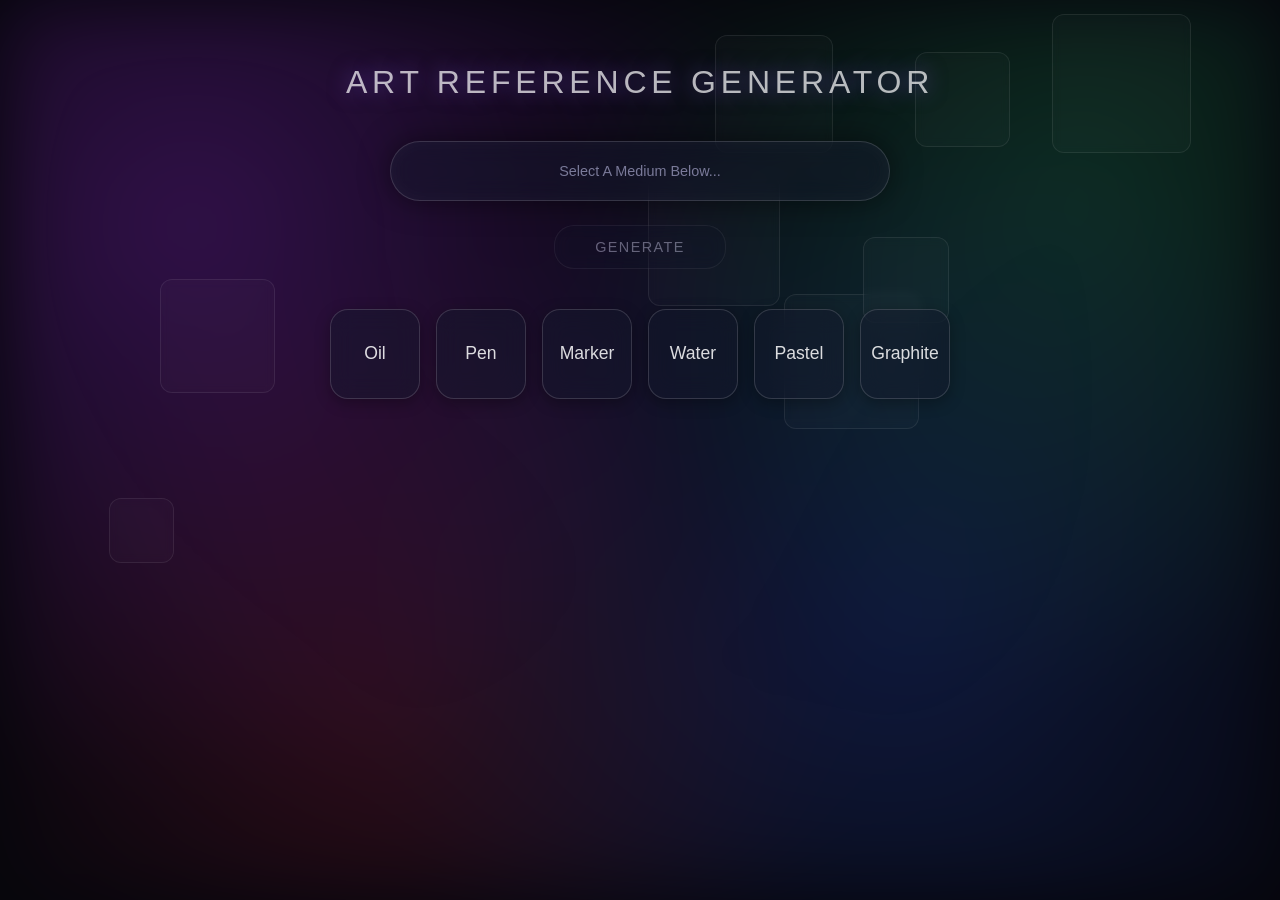
<file: index.html>
<!DOCTYPE html>
<html lang="en">
<head>
  <meta charset="UTF-8" />
  <meta name="viewport" content="width=device-width, initial-scale=1.0" />
  <title>Art Reference Generator</title>
  <link rel="stylesheet" href="style.css" />
</head>
<body>
  <!-- Floating empty frames (populated by JS) -->
  <div class="floating-frames" id="floatingFrames"></div>

  <main>
    <header>
      <h1>Art Reference Generator</h1>
    </header>

    <!-- Central Display -->
    <section class="display-section">
      <div class="subject-display" id="subjectDisplay">
        <span class="placeholder-text">Select a medium below...</span>
      </div>
      <button id="generateBtn" class="generate-btn" disabled>
        Generate
      </button>
    </section>

    <!-- Medium Buttons -->
    <section class="medium-section">
      <div class="medium-buttons" id="mediumButtons">
        <button data-medium="oil painting" class="medium-btn">Oil</button>
        <button data-medium="pencil sketch" class="medium-btn">Pen</button>
        <button data-medium="marker art" class="medium-btn">Marker</button>
        <button data-medium="watercolor painting" class="medium-btn">Water</button>
        <button data-medium="pastel drawing" class="medium-btn">Pastel</button>
        <button data-medium="graphite drawing" class="medium-btn">Graphite</button>
      </div>
    </section>

    <!-- Results Grid -->
    <section class="results-section">
      <div class="image-grid" id="imageGrid"></div>
      <p class="disclaimer" id="disclaimer"></p>
    </section>
  </main>

  <script src="script.js"></script>
</body>
</html>
</file>
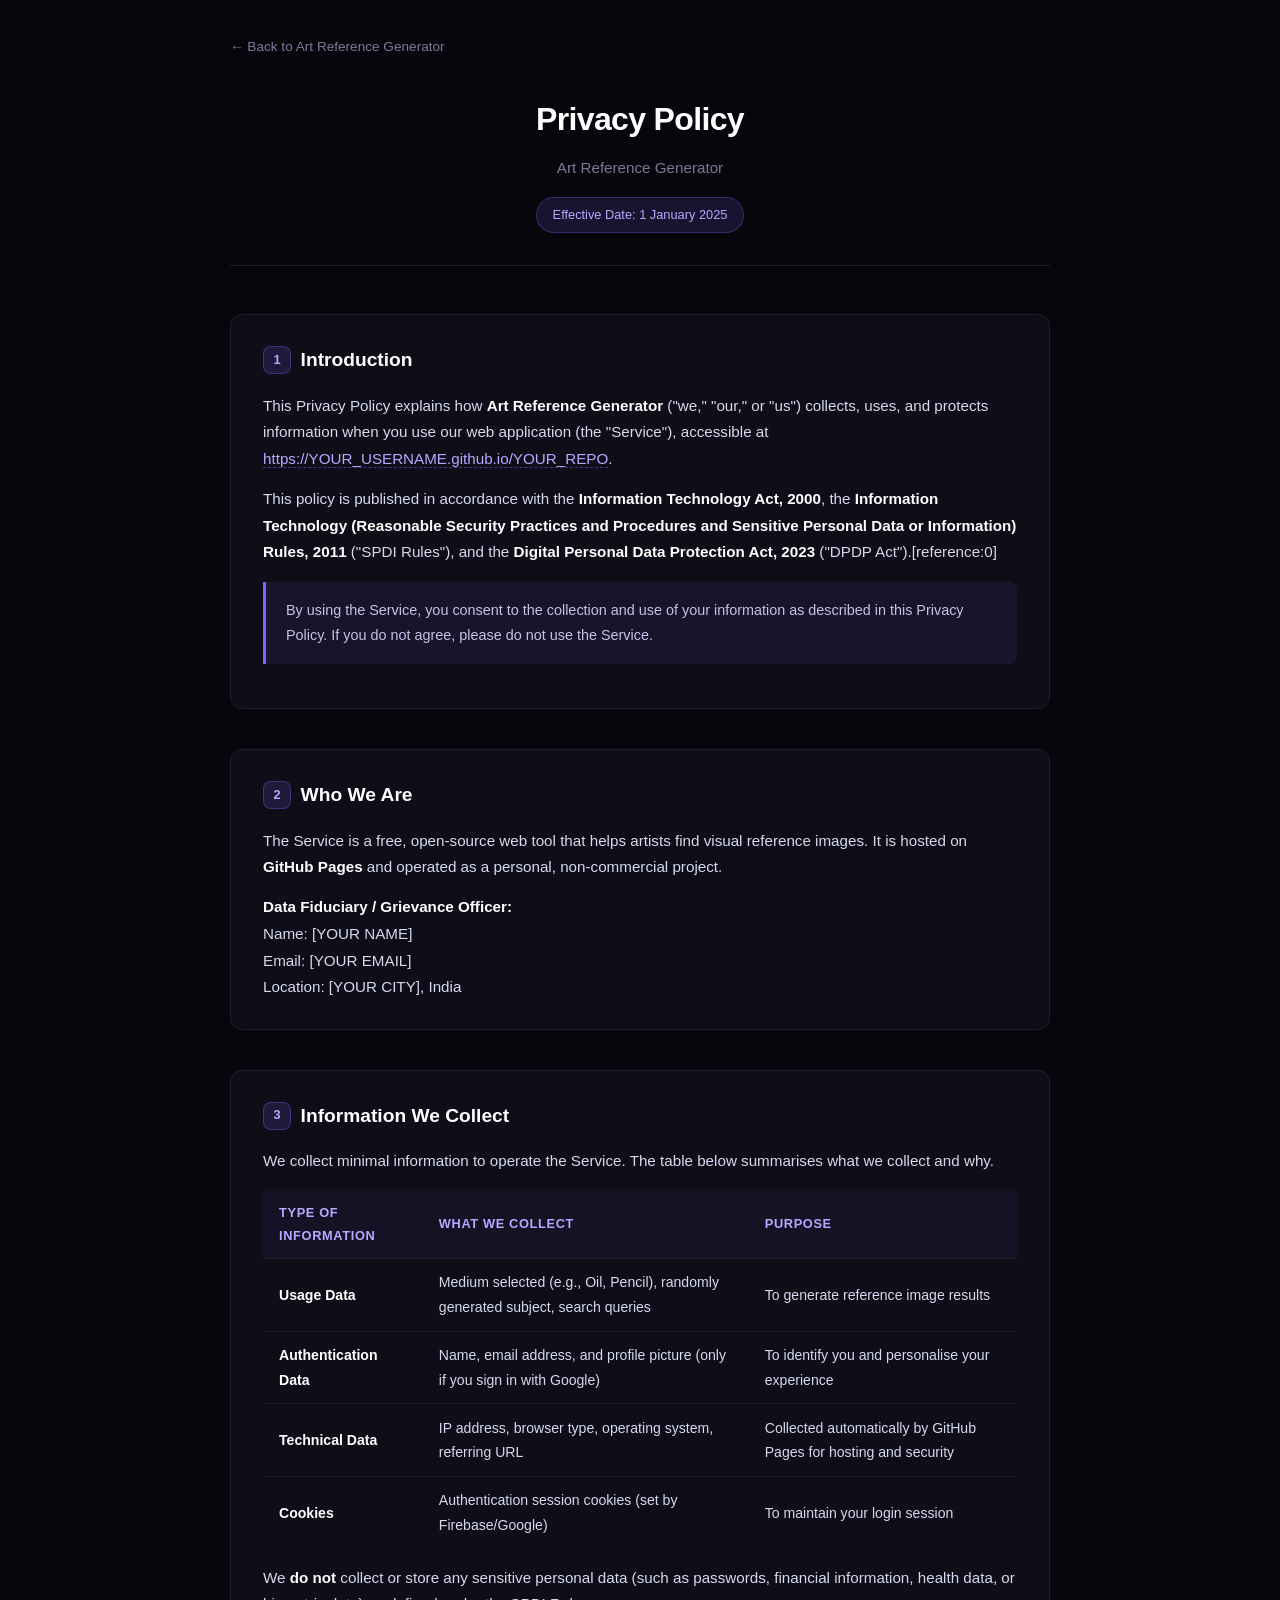
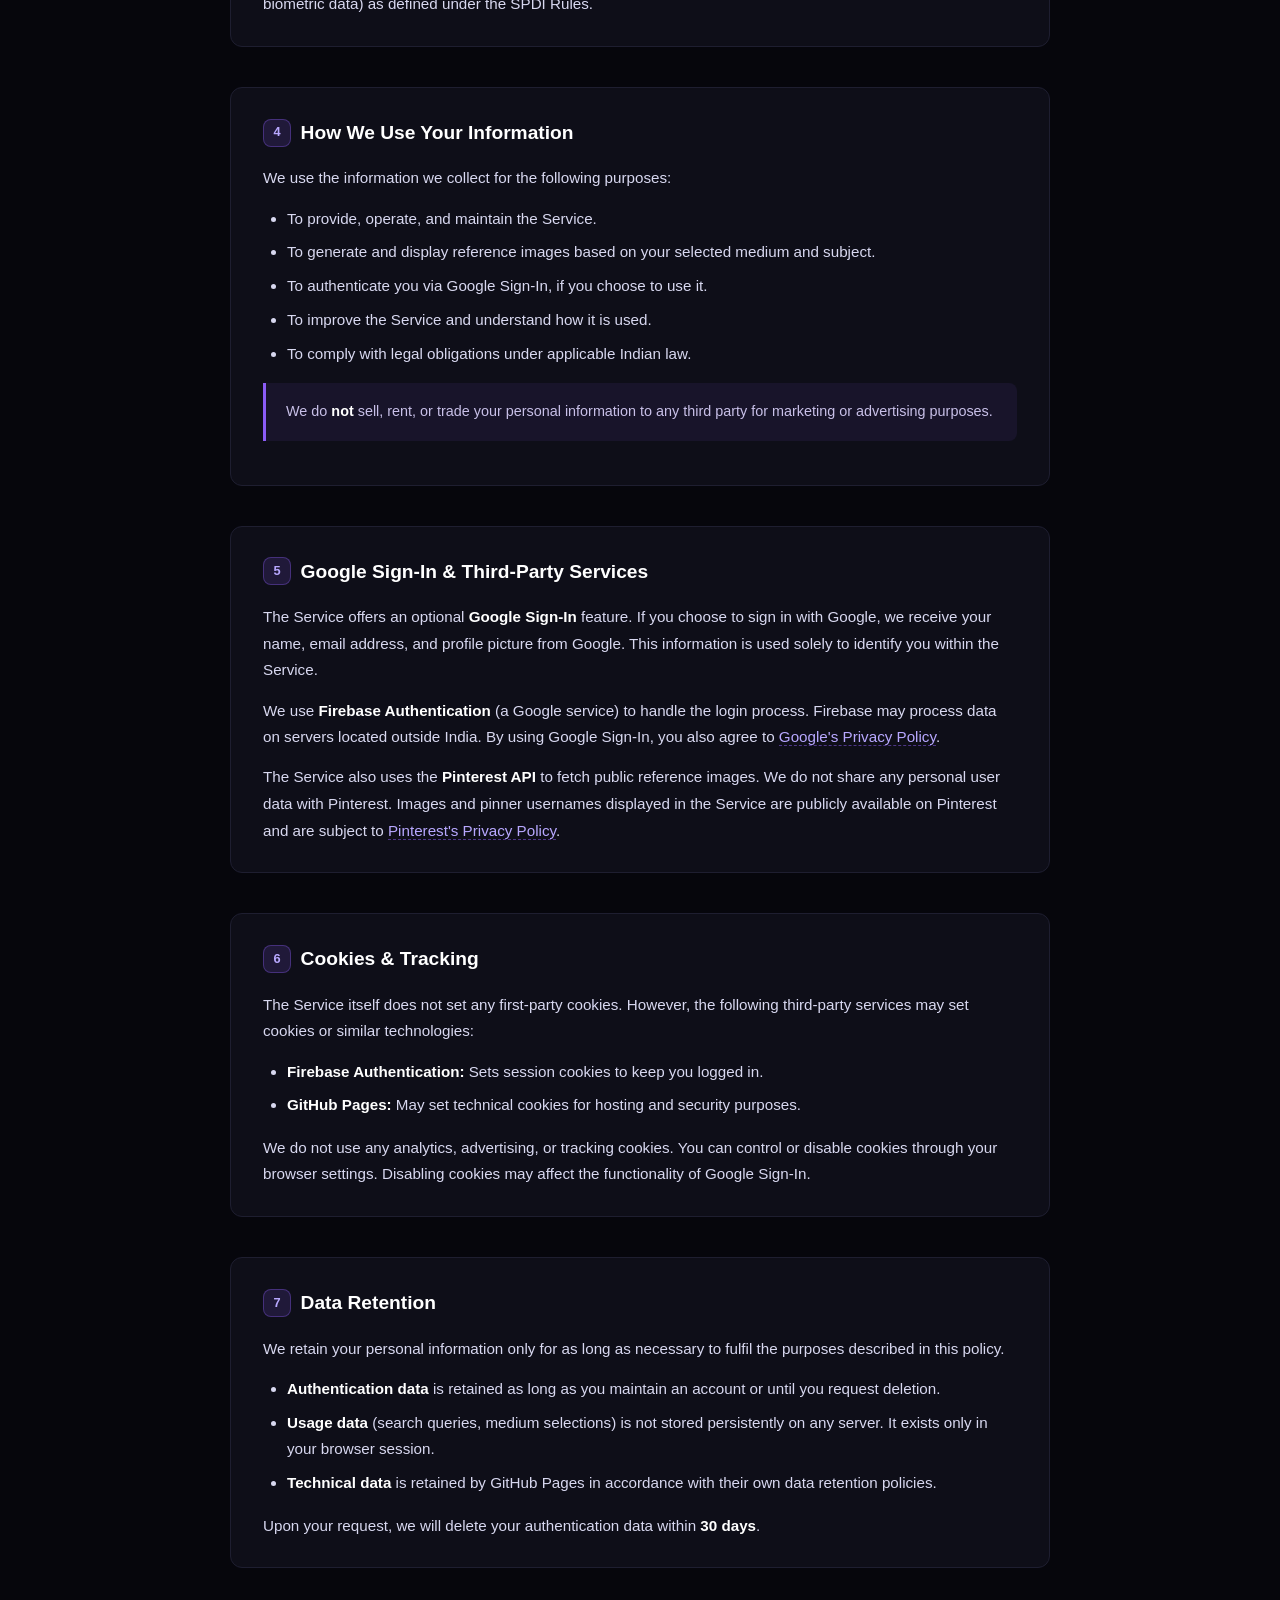
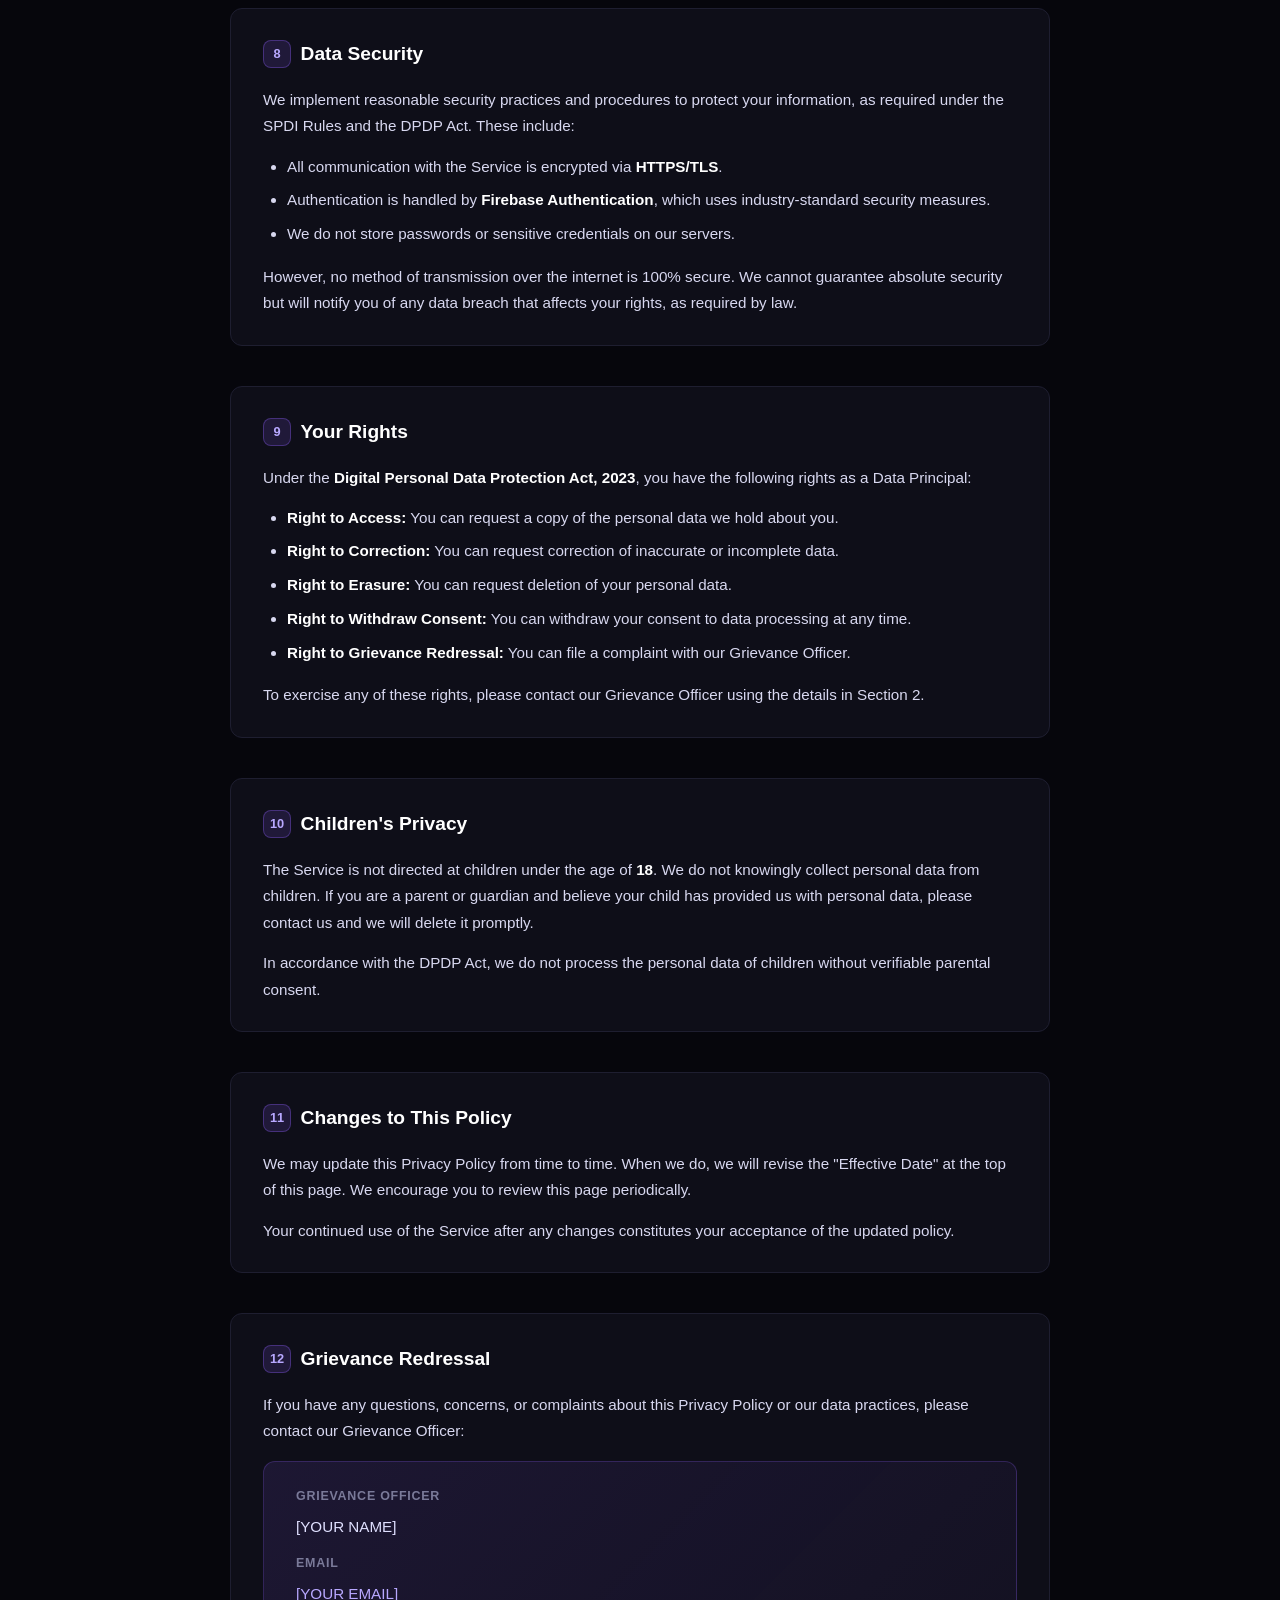
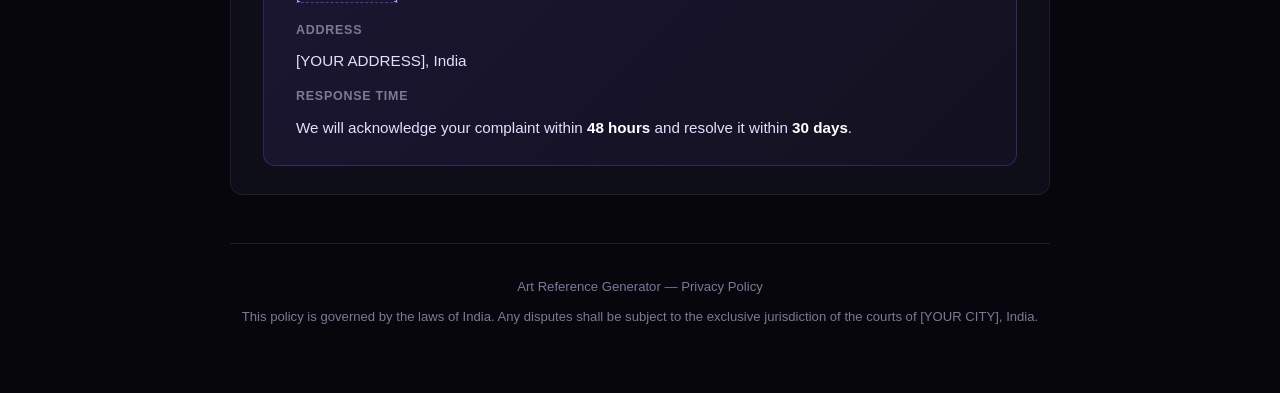
<file: referencia_privacy.html>
<!DOCTYPE html>
<html lang="en">
<head>
  <meta charset="UTF-8" />
  <meta name="viewport" content="width=device-width, initial-scale=1.0" />
  <title>Privacy Policy — Art Reference Generator</title>
  <style>
    /* ================= GLOBAL RESET & TYPOGRAPHY ================= */
    * {
      margin: 0;
      padding: 0;
      box-sizing: border-box;
    }

    :root {
      --bg: #06060c;
      --bg-card: #0e0e18;
      --text: #d8d8f0;
      --text-dim: #7a7a99;
      --accent: #8b5cf6;
      --accent-dim: rgba(139, 92, 246, 0.15);
      --border: #1e1e30;
      --radius: 12px;
    }

    html {
      scroll-behavior: smooth;
    }

    body {
      font-family: 'Inter', -apple-system, BlinkMacSystemFont, 'Segoe UI', Roboto, sans-serif;
      background: var(--bg);
      color: var(--text);
      line-height: 1.75;
      min-height: 100vh;
      padding: 2rem 1.25rem 4rem;
    }

    /* ================= LAYOUT ================= */
    .container {
      max-width: 820px;
      margin: 0 auto;
    }

    /* ================= HEADER ================= */
    .policy-header {
      text-align: center;
      margin-bottom: 3rem;
      padding-bottom: 2rem;
      border-bottom: 1px solid var(--border);
    }

    .policy-header h1 {
      font-size: 2rem;
      font-weight: 700;
      letter-spacing: -0.02em;
      color: #fff;
      margin-bottom: 0.5rem;
    }

    .policy-header .subtitle {
      font-size: 0.95rem;
      color: var(--text-dim);
    }

    .policy-header .effective-date {
      display: inline-block;
      margin-top: 1rem;
      padding: 0.35rem 1rem;
      background: var(--accent-dim);
      border: 1px solid rgba(139, 92, 246, 0.3);
      border-radius: 20px;
      font-size: 0.8rem;
      color: #b8a8ff;
    }

    /* ================= SECTIONS ================= */
    .policy-section {
      margin-bottom: 2.5rem;
      background: var(--bg-card);
      border: 1px solid var(--border);
      border-radius: var(--radius);
      padding: 1.75rem 2rem;
    }

    .policy-section h2 {
      font-size: 1.2rem;
      font-weight: 700;
      color: #fff;
      margin-bottom: 1rem;
      display: flex;
      align-items: center;
      gap: 0.6rem;
    }

    .policy-section h2 .num {
      display: inline-flex;
      align-items: center;
      justify-content: center;
      width: 28px;
      height: 28px;
      background: var(--accent-dim);
      border: 1px solid rgba(139, 92, 246, 0.35);
      border-radius: 8px;
      font-size: 0.8rem;
      font-weight: 700;
      color: #b8a8ff;
      flex-shrink: 0;
    }

    .policy-section p {
      margin-bottom: 0.85rem;
      color: var(--text);
      font-size: 0.95rem;
    }

    .policy-section p:last-child {
      margin-bottom: 0;
    }

    .policy-section ul,
    .policy-section ol {
      margin: 0.75rem 0 1rem 1.5rem;
      color: var(--text);
      font-size: 0.95rem;
    }

    .policy-section li {
      margin-bottom: 0.45rem;
    }

    .policy-section strong {
      color: #fff;
      font-weight: 600;
    }

    .policy-section a {
      color: #b8a8ff;
      text-decoration: none;
      border-bottom: 1px dashed rgba(139, 92, 246, 0.5);
      transition: color 0.2s, border-color 0.2s;
    }

    .policy-section a:hover {
      color: #fff;
      border-color: #fff;
    }

    /* ================= HIGHLIGHT BOX ================= */
    .highlight-box {
      background: rgba(139, 92, 246, 0.08);
      border-left: 3px solid var(--accent);
      border-radius: 0 8px 8px 0;
      padding: 1rem 1.25rem;
      margin: 1rem 0;
      font-size: 0.9rem;
      color: #c8c0e8;
    }

    /* ================= TABLE ================= */
    .data-table {
      width: 100%;
      border-collapse: collapse;
      margin: 1rem 0;
      font-size: 0.88rem;
    }

    .data-table th,
    .data-table td {
      text-align: left;
      padding: 0.7rem 1rem;
      border-bottom: 1px solid var(--border);
    }

    .data-table th {
      color: #b8a8ff;
      font-weight: 600;
      font-size: 0.8rem;
      text-transform: uppercase;
      letter-spacing: 0.05em;
      background: rgba(139, 92, 246, 0.06);
    }

    .data-table td {
      color: var(--text);
    }

    .data-table tr:last-child td {
      border-bottom: none;
    }

    /* ================= CONTACT / GRIEVANCE CARD ================= */
    .grievance-card {
      background: linear-gradient(135deg, rgba(139, 92, 246, 0.12), rgba(139, 92, 246, 0.04));
      border: 1px solid rgba(139, 92, 246, 0.25);
      border-radius: var(--radius);
      padding: 1.5rem 2rem;
      margin-top: 1rem;
    }

    .grievance-card p {
      margin-bottom: 0.4rem;
      font-size: 0.9rem;
    }

    .grievance-card .label {
      color: var(--text-dim);
      font-size: 0.78rem;
      text-transform: uppercase;
      letter-spacing: 0.06em;
      font-weight: 600;
    }

    .grievance-card .value {
      color: #e0e0ff;
      font-weight: 500;
      font-size: 0.95rem;
    }

    /* ================= FOOTER ================= */
    .policy-footer {
      text-align: center;
      margin-top: 3rem;
      padding-top: 2rem;
      border-top: 1px solid var(--border);
      color: var(--text-dim);
      font-size: 0.82rem;
    }

    /* ================= BACK LINK ================= */
    .back-link {
      display: inline-flex;
      align-items: center;
      gap: 0.4rem;
      color: var(--text-dim);
      text-decoration: none;
      font-size: 0.85rem;
      margin-bottom: 2rem;
      transition: color 0.2s;
    }

    .back-link:hover {
      color: var(--accent);
    }

    /* ================= RESPONSIVE ================= */
    @media (max-width: 600px) {
      body {
        padding: 1.25rem 1rem 3rem;
      }

      .policy-header h1 {
        font-size: 1.45rem;
      }

      .policy-section {
        padding: 1.25rem 1.25rem;
      }

      .policy-section h2 {
        font-size: 1.05rem;
      }

      .data-table {
        font-size: 0.8rem;
      }

      .data-table th,
      .data-table td {
        padding: 0.5rem 0.6rem;
      }

      .grievance-card {
        padding: 1.25rem;
      }
    }
  </style>
</head>
<body>

  <div class="container">

    <!-- Back link -->
    <a href="index.html" class="back-link">← Back to Art Reference Generator</a>

    <!-- Header -->
    <header class="policy-header">
      <h1>Privacy Policy</h1>
      <p class="subtitle">Art Reference Generator</p>
      <span class="effective-date">Effective Date: 1 January 2025</span>
    </header>

    <!-- Section 1 -->
    <section class="policy-section">
      <h2><span class="num">1</span> Introduction</h2>
      <p>
        This Privacy Policy explains how <strong>Art Reference Generator</strong> ("we," "our," or "us") collects, uses, and protects information when you use our web application (the "Service"), accessible at <a href="https://YOUR_USERNAME.github.io/YOUR_REPO">https://YOUR_USERNAME.github.io/YOUR_REPO</a>.
      </p>
      <p>
        This policy is published in accordance with the <strong>Information Technology Act, 2000</strong>, the <strong>Information Technology (Reasonable Security Practices and Procedures and Sensitive Personal Data or Information) Rules, 2011</strong> ("SPDI Rules"), and the <strong>Digital Personal Data Protection Act, 2023</strong> ("DPDP Act").[reference:0]
      </p>
      <div class="highlight-box">
        By using the Service, you consent to the collection and use of your information as described in this Privacy Policy. If you do not agree, please do not use the Service.
      </div>
    </section>

    <!-- Section 2 -->
    <section class="policy-section">
      <h2><span class="num">2</span> Who We Are</h2>
      <p>
        The Service is a free, open-source web tool that helps artists find visual reference images. It is hosted on <strong>GitHub Pages</strong> and operated as a personal, non-commercial project.
      </p>
      <p>
        <strong>Data Fiduciary / Grievance Officer:</strong><br />
        Name: [YOUR NAME]<br />
        Email: [YOUR EMAIL]<br />
        Location: [YOUR CITY], India
      </p>
    </section>

    <!-- Section 3 -->
    <section class="policy-section">
      <h2><span class="num">3</span> Information We Collect</h2>
      <p>
        We collect minimal information to operate the Service. The table below summarises what we collect and why.
      </p>

      <table class="data-table">
        <thead>
          <tr>
            <th>Type of Information</th>
            <th>What We Collect</th>
            <th>Purpose</th>
          </tr>
        </thead>
        <tbody>
          <tr>
            <td><strong>Usage Data</strong></td>
            <td>Medium selected (e.g., Oil, Pencil), randomly generated subject, search queries</td>
            <td>To generate reference image results</td>
          </tr>
          <tr>
            <td><strong>Authentication Data</strong></td>
            <td>Name, email address, and profile picture (only if you sign in with Google)</td>
            <td>To identify you and personalise your experience</td>
          </tr>
          <tr>
            <td><strong>Technical Data</strong></td>
            <td>IP address, browser type, operating system, referring URL</td>
            <td>Collected automatically by GitHub Pages for hosting and security</td>
          </tr>
          <tr>
            <td><strong>Cookies</strong></td>
            <td>Authentication session cookies (set by Firebase/Google)</td>
            <td>To maintain your login session</td>
          </tr>
        </tbody>
      </table>

      <p>
        We <strong>do not</strong> collect or store any sensitive personal data (such as passwords, financial information, health data, or biometric data) as defined under the SPDI Rules.
      </p>
    </section>

    <!-- Section 4 -->
    <section class="policy-section">
      <h2><span class="num">4</span> How We Use Your Information</h2>
      <p>We use the information we collect for the following purposes:</p>
      <ul>
        <li>To provide, operate, and maintain the Service.</li>
        <li>To generate and display reference images based on your selected medium and subject.</li>
        <li>To authenticate you via Google Sign-In, if you choose to use it.</li>
        <li>To improve the Service and understand how it is used.</li>
        <li>To comply with legal obligations under applicable Indian law.</li>
      </ul>
      <div class="highlight-box">
        We do <strong>not</strong> sell, rent, or trade your personal information to any third party for marketing or advertising purposes.
      </div>
    </section>

    <!-- Section 5 -->
    <section class="policy-section">
      <h2><span class="num">5</span> Google Sign-In & Third-Party Services</h2>
      <p>
        The Service offers an optional <strong>Google Sign-In</strong> feature. If you choose to sign in with Google, we receive your name, email address, and profile picture from Google. This information is used solely to identify you within the Service.
      </p>
      <p>
        We use <strong>Firebase Authentication</strong> (a Google service) to handle the login process. Firebase may process data on servers located outside India. By using Google Sign-In, you also agree to <a href="https://policies.google.com/privacy" target="_blank" rel="noopener">Google's Privacy Policy</a>.
      </p>
      <p>
        The Service also uses the <strong>Pinterest API</strong> to fetch public reference images. We do not share any personal user data with Pinterest. Images and pinner usernames displayed in the Service are publicly available on Pinterest and are subject to <a href="https://policy.pinterest.com/en/privacy-policy" target="_blank" rel="noopener">Pinterest's Privacy Policy</a>.
      </p>
    </section>

    <!-- Section 6 -->
    <section class="policy-section">
      <h2><span class="num">6</span> Cookies & Tracking</h2>
      <p>
        The Service itself does not set any first-party cookies. However, the following third-party services may set cookies or similar technologies:
      </p>
      <ul>
        <li><strong>Firebase Authentication:</strong> Sets session cookies to keep you logged in.</li>
        <li><strong>GitHub Pages:</strong> May set technical cookies for hosting and security purposes.</li>
      </ul>
      <p>
        We do not use any analytics, advertising, or tracking cookies. You can control or disable cookies through your browser settings. Disabling cookies may affect the functionality of Google Sign-In.
      </p>
    </section>

    <!-- Section 7 -->
    <section class="policy-section">
      <h2><span class="num">7</span> Data Retention</h2>
      <p>
        We retain your personal information only for as long as necessary to fulfil the purposes described in this policy.
      </p>
      <ul>
        <li><strong>Authentication data</strong> is retained as long as you maintain an account or until you request deletion.</li>
        <li><strong>Usage data</strong> (search queries, medium selections) is not stored persistently on any server. It exists only in your browser session.</li>
        <li><strong>Technical data</strong> is retained by GitHub Pages in accordance with their own data retention policies.</li>
      </ul>
      <p>
        Upon your request, we will delete your authentication data within <strong>30 days</strong>.
      </p>
    </section>

    <!-- Section 8 -->
    <section class="policy-section">
      <h2><span class="num">8</span> Data Security</h2>
      <p>
        We implement reasonable security practices and procedures to protect your information, as required under the SPDI Rules and the DPDP Act. These include:
      </p>
      <ul>
        <li>All communication with the Service is encrypted via <strong>HTTPS/TLS</strong>.</li>
        <li>Authentication is handled by <strong>Firebase Authentication</strong>, which uses industry-standard security measures.</li>
        <li>We do not store passwords or sensitive credentials on our servers.</li>
      </ul>
      <p>
        However, no method of transmission over the internet is 100% secure. We cannot guarantee absolute security but will notify you of any data breach that affects your rights, as required by law.
      </p>
    </section>

    <!-- Section 9 -->
    <section class="policy-section">
      <h2><span class="num">9</span> Your Rights</h2>
      <p>
        Under the <strong>Digital Personal Data Protection Act, 2023</strong>, you have the following rights as a Data Principal:
      </p>
      <ul>
        <li><strong>Right to Access:</strong> You can request a copy of the personal data we hold about you.</li>
        <li><strong>Right to Correction:</strong> You can request correction of inaccurate or incomplete data.</li>
        <li><strong>Right to Erasure:</strong> You can request deletion of your personal data.</li>
        <li><strong>Right to Withdraw Consent:</strong> You can withdraw your consent to data processing at any time.</li>
        <li><strong>Right to Grievance Redressal:</strong> You can file a complaint with our Grievance Officer.</li>
      </ul>
      <p>
        To exercise any of these rights, please contact our Grievance Officer using the details in Section 2.
      </p>
    </section>

    <!-- Section 10 -->
    <section class="policy-section">
      <h2><span class="num">10</span> Children's Privacy</h2>
      <p>
        The Service is not directed at children under the age of <strong>18</strong>. We do not knowingly collect personal data from children. If you are a parent or guardian and believe your child has provided us with personal data, please contact us and we will delete it promptly.
      </p>
      <p>
        In accordance with the DPDP Act, we do not process the personal data of children without verifiable parental consent.
      </p>
    </section>

    <!-- Section 11 -->
    <section class="policy-section">
      <h2><span class="num">11</span> Changes to This Policy</h2>
      <p>
        We may update this Privacy Policy from time to time. When we do, we will revise the "Effective Date" at the top of this page. We encourage you to review this page periodically.
      </p>
      <p>
        Your continued use of the Service after any changes constitutes your acceptance of the updated policy.
      </p>
    </section>

    <!-- Section 12 -->
    <section class="policy-section">
      <h2><span class="num">12</span> Grievance Redressal</h2>
      <p>
        If you have any questions, concerns, or complaints about this Privacy Policy or our data practices, please contact our Grievance Officer:
      </p>

      <div class="grievance-card">
        <p class="label">Grievance Officer</p>
        <p class="value">[YOUR NAME]</p>
        <p class="label" style="margin-top: 0.75rem;">Email</p>
        <p class="value"><a href="mailto:[YOUR EMAIL]" style="color: #b8a8ff;">[YOUR EMAIL]</a></p>
        <p class="label" style="margin-top: 0.75rem;">Address</p>
        <p class="value">[YOUR ADDRESS], India</p>
        <p class="label" style="margin-top: 0.75rem;">Response Time</p>
        <p class="value">We will acknowledge your complaint within <strong>48 hours</strong> and resolve it within <strong>30 days</strong>.</p>
      </div>
    </section>

    <!-- Footer -->
    <footer class="policy-footer">
      <p>Art Reference Generator — Privacy Policy</p>
      <p style="margin-top: 0.4rem;">This policy is governed by the laws of India. Any disputes shall be subject to the exclusive jurisdiction of the courts of [YOUR CITY], India.</p>
    </footer>

  </div>

</body>
</html>
</file>
<file: style.css>
* {
  margin: 0;
  padding: 0;
  box-sizing: border-box;
}

:root {
  --bg-deep: #06060c;
  --text: #e0e0ff;
  --text-dim: #7a7a99;
  --glass-bg: rgba(20, 25, 45, 0.45);
  --glass-border: rgba(255, 255, 255, 0.15);
  --glass-hover: rgba(40, 50, 80, 0.65);
  --accent: #8b5cf6;
}

body {
  font-family: 'Inter', -apple-system, BlinkMacSystemFont, sans-serif;
  background-color: var(--bg-deep);
  color: var(--text);
  min-height: 100vh;
  overflow-x: hidden;
  position: relative;
}

/* 🌌 NEBULA BACKGROUND */
body::before {
  content: "";
  position: fixed;
  top: 0; left: 0; width: 100vw; height: 100vh;
  z-index: -2;
  background: 
    radial-gradient(circle at 15% 25%, rgba(180, 50, 255, 0.25) 0%, transparent 45%),
    radial-gradient(circle at 85% 20%, rgba(50, 255, 150, 0.15) 0%, transparent 40%),
    radial-gradient(circle at 70% 70%, rgba(50, 100, 255, 0.2) 0%, transparent 50%),
    radial-gradient(circle at 30% 80%, rgba(255, 50, 100, 0.15) 0%, transparent 40%);
  filter: blur(40px);
  animation: nebulaDrift 20s ease-in-out infinite alternate;
}

@keyframes nebulaDrift {
  0% { transform: scale(1) translate(0, 0); }
  100% { transform: scale(1.1) translate(2%, -2%); }
}

/* 🖼️ FLOATING FRAMES */
.floating-frames {
  position: fixed;
  top: 0; left: 0; width: 100vw; height: 100vh;
  z-index: -1;
  pointer-events: none;
}

.frame {
  position: absolute;
  border: 1.5px solid rgba(255, 255, 255, 0.08);
  border-radius: 12px;
  background: rgba(255, 255, 255, 0.02);
  backdrop-filter: blur(4px);
  animation: floatFrame linear infinite;
}

@keyframes floatFrame {
  0% { transform: translateY(0px) rotate(0deg); opacity: 0.3; }
  50% { transform: translateY(-25px) rotate(3deg); opacity: 0.7; }
  100% { transform: translateY(0px) rotate(0deg); opacity: 0.3; }
}

/* MAIN LAYOUT */
main {
  max-width: 900px;
  margin: 0 auto;
  padding: 4rem 1.5rem;
  display: flex;
  flex-direction: column;
  align-items: center;
  gap: 2.5rem;
}

header h1 {
  font-size: 2rem;
  font-weight: 400;
  letter-spacing: 0.15em;
  text-transform: uppercase;
  color: rgba(255, 255, 255, 0.7);
  text-shadow: 0 0 20px rgba(139, 92, 246, 0.5);
}

/* CENTRAL DISPLAY */
.display-section {
  width: 100%;
  display: flex;
  flex-direction: column;
  align-items: center;
  gap: 1.5rem;
}

.subject-display {
  width: 100%;
  max-width: 500px;
  height: 60px;
  display: flex;
  align-items: center;
  justify-content: center;
  background: var(--glass-bg);
  border: 1px solid var(--glass-border);
  border-radius: 30px;
  backdrop-filter: blur(12px);
  font-size: 1.2rem;
  font-weight: 600;
  text-transform: capitalize;
  box-shadow: 0 0 30px rgba(0, 0, 0, 0.5), inset 0 0 20px rgba(255, 255, 255, 0.03);
  transition: all 0.3s ease;
}

.subject-display.active {
  border-color: rgba(139, 92, 246, 0.5);
  box-shadow: 0 0 40px rgba(139, 92, 246, 0.2), inset 0 0 20px rgba(255, 255, 255, 0.05);
}

.placeholder-text {
  font-size: 0.9rem;
  color: var(--text-dim);
  font-weight: 400;
}

.generate-btn {
  background: var(--glass-bg);
  color: var(--text);
  border: 1px solid var(--glass-border);
  padding: 0.8rem 2.5rem;
  border-radius: 20px;
  font-size: 0.9rem;
  letter-spacing: 0.1em;
  text-transform: uppercase;
  cursor: pointer;
  backdrop-filter: blur(8px);
  transition: all 0.2s ease;
}

.generate-btn:hover:not(:disabled) {
  background: var(--glass-hover);
  border-color: rgba(139, 92, 246, 0.6);
  box-shadow: 0 0 25px rgba(139, 92, 246, 0.3);
  transform: translateY(-2px);
}

.generate-btn:disabled {
  opacity: 0.4;
  cursor: not-allowed;
}

/* MEDIUM BUTTONS */
.medium-buttons {
  display: flex;
  flex-wrap: wrap;
  gap: 1rem;
  justify-content: center;
}

.medium-btn {
  background: var(--glass-bg);
  color: rgba(255, 255, 255, 0.85);
  border: 1px solid var(--glass-border);
  width: 90px;
  height: 90px;
  border-radius: 18px;
  font-size: 1.1rem;
  font-weight: 500;
  cursor: pointer;
  backdrop-filter: blur(12px);
  transition: all 0.25s ease;
  display: flex;
  align-items: center;
  justify-content: center;
  box-shadow: 0 4px 15px rgba(0, 0, 0, 0.3);
}

.medium-btn:hover {
  background: var(--glass-hover);
  border-color: rgba(255, 255, 255, 0.3);
  transform: translateY(-4px) scale(1.05);
}

.medium-btn.active {
  background: rgba(139, 92, 246, 0.3);
  border-color: var(--accent);
  box-shadow: 0 0 25px rgba(139, 92, 246, 0.4), inset 0 0 15px rgba(139, 92, 246, 0.2);
  color: #fff;
}

/* RESULTS GRID */
.results-section {
  width: 100%;
  margin-top: 1rem;
}

.image-grid {
  display: grid;
  grid-template-columns: repeat(2, 1fr);
  gap: 1.2rem;
}

.image-card {
  background: var(--glass-bg);
  border: 1px solid var(--glass-border);
  border-radius: 16px;
  overflow: hidden;
  backdrop-filter: blur(10px);
  transition: transform 0.2s ease, border-color 0.2s ease;
}

.image-card:hover {
  transform: translateY(-4px);
  border-color: rgba(139, 92, 246, 0.5);
  box-shadow: 0 8px 30px rgba(0, 0, 0, 0.4);
}

.image-card img {
  width: 100%;
  height: 260px;
  object-fit: cover;
  display: block;
  background: #0f0f18;
}

.image-card .credit {
  padding: 1rem;
  font-size: 0.85rem;
  color: var(--text-dim);
  border-top: 1px solid var(--glass-border);
  text-align: center;
}

.image-card .credit a {
  color: rgba(200, 180, 255, 0.9);
  text-decoration: none;
  font-weight: 600;
  transition: color 0.2s;
}

.image-card .credit a:hover {
  color: #fff;
  text-decoration: underline;
}

.disclaimer {
  margin-top: 2rem;
  font-size: 0.8rem;
  color: var(--text-dim);
  text-align: center;
  font-style: italic;
  max-width: 600px;
  margin-left: auto;
  margin-right: auto;
}

/* MOBILE */
@media (max-width: 640px) {
  .image-grid { grid-template-columns: 1fr; }
  .image-card img { height: 220px; }
  .medium-btn { width: 70px; height: 70px; font-size: 0.9rem; border-radius: 14px; }
  header h1 { font-size: 1.4rem; }
}
</file>
